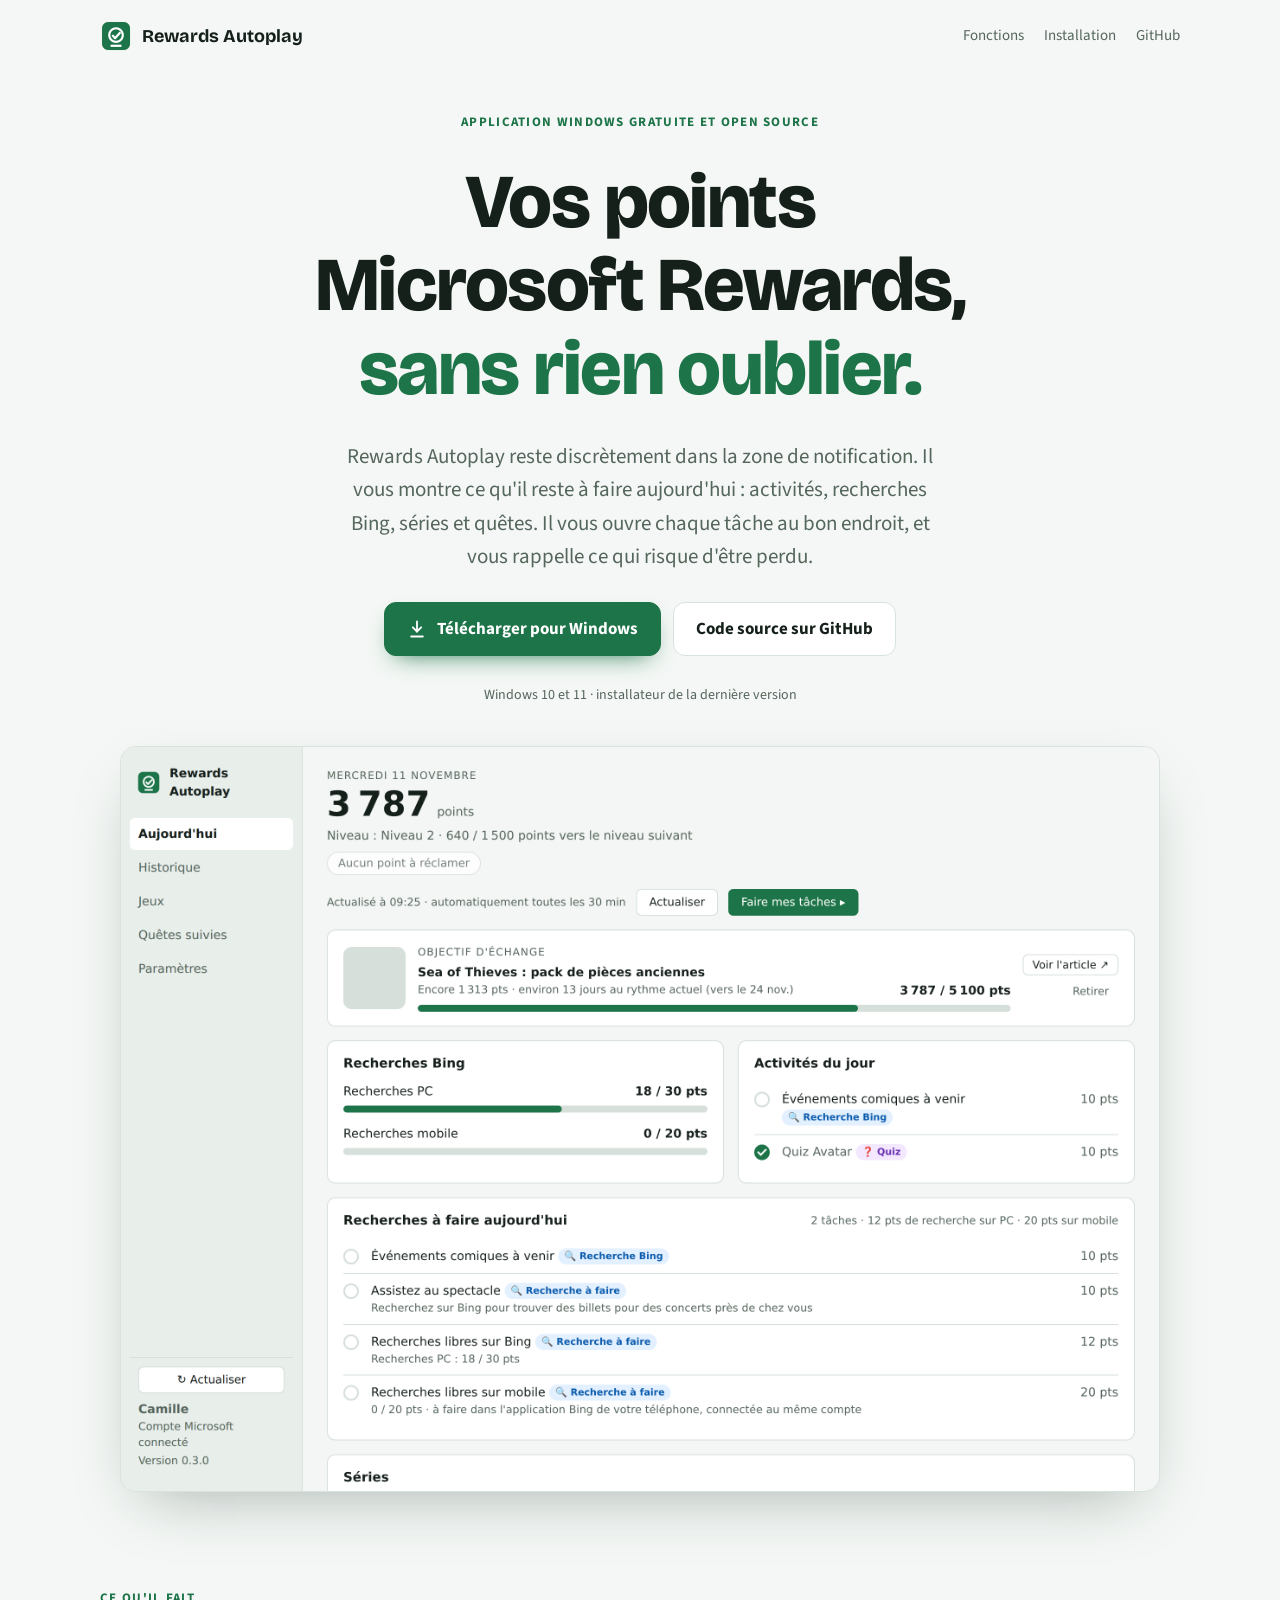
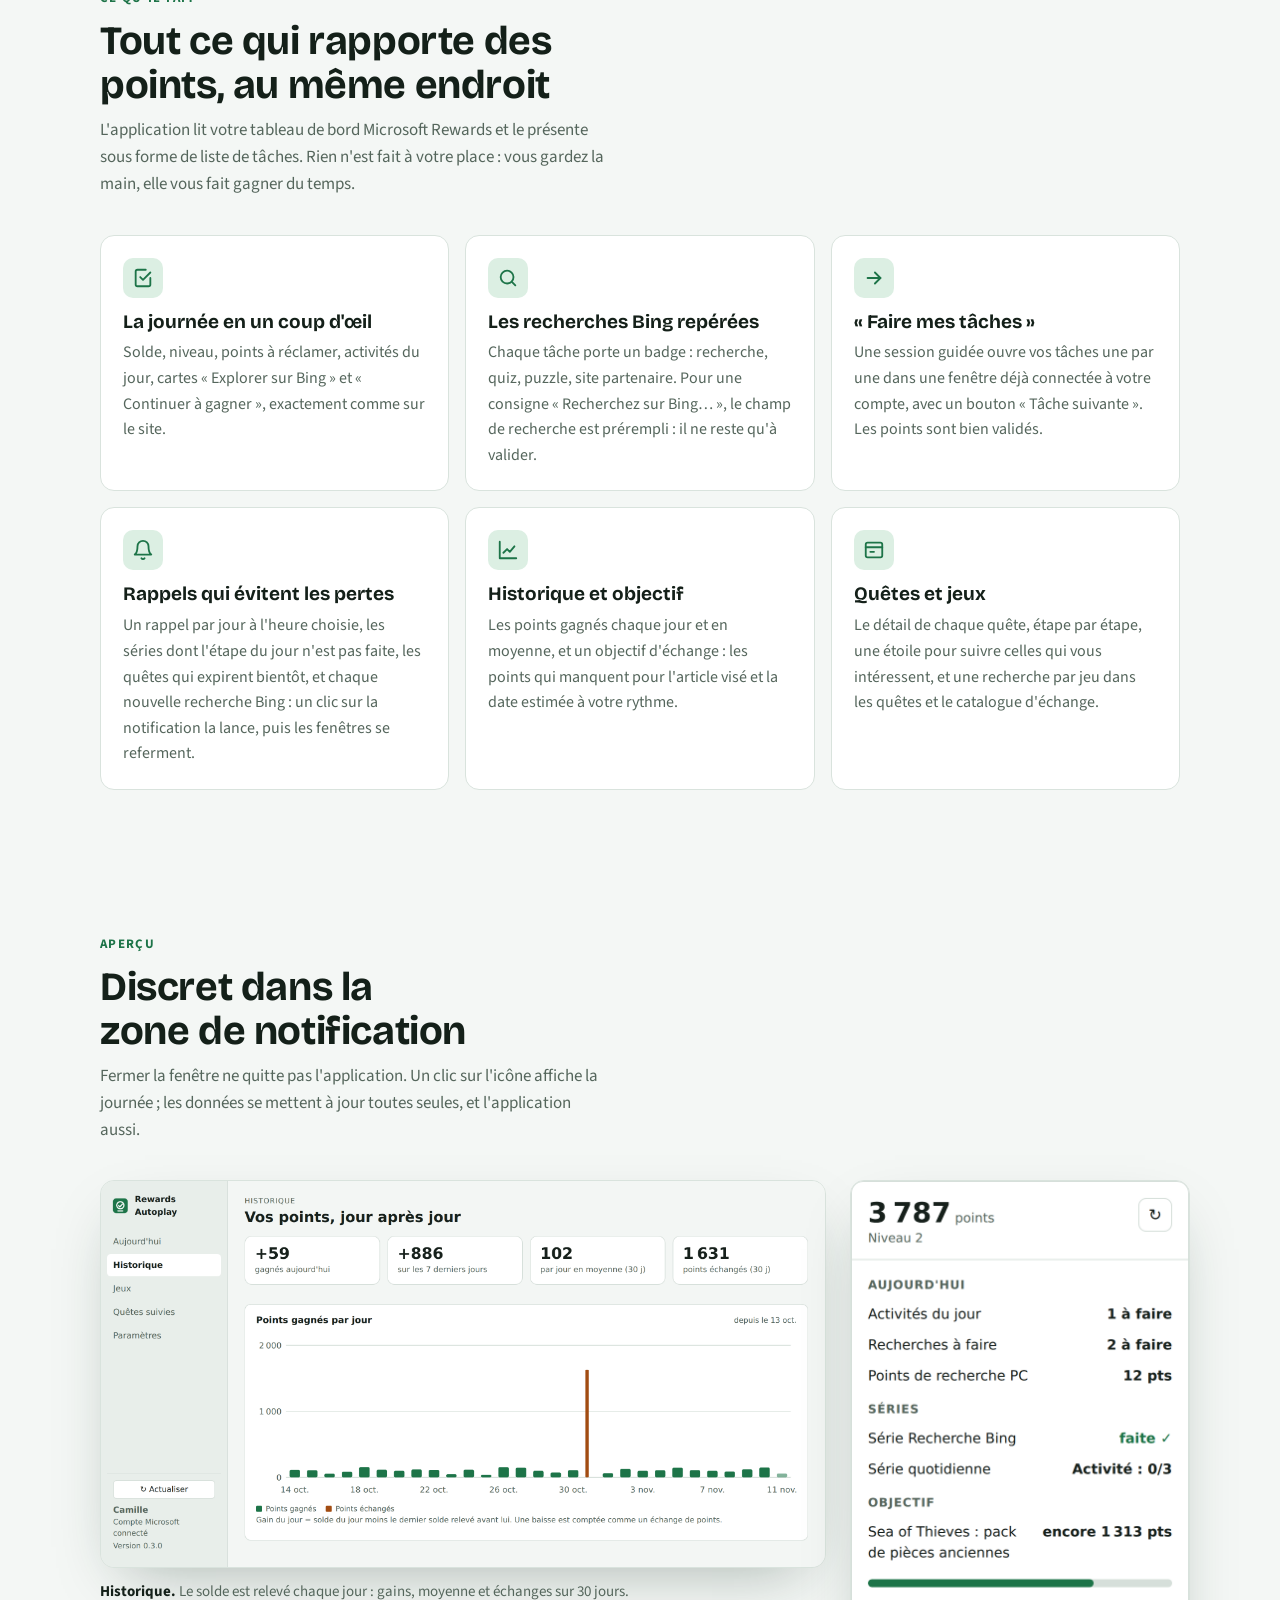
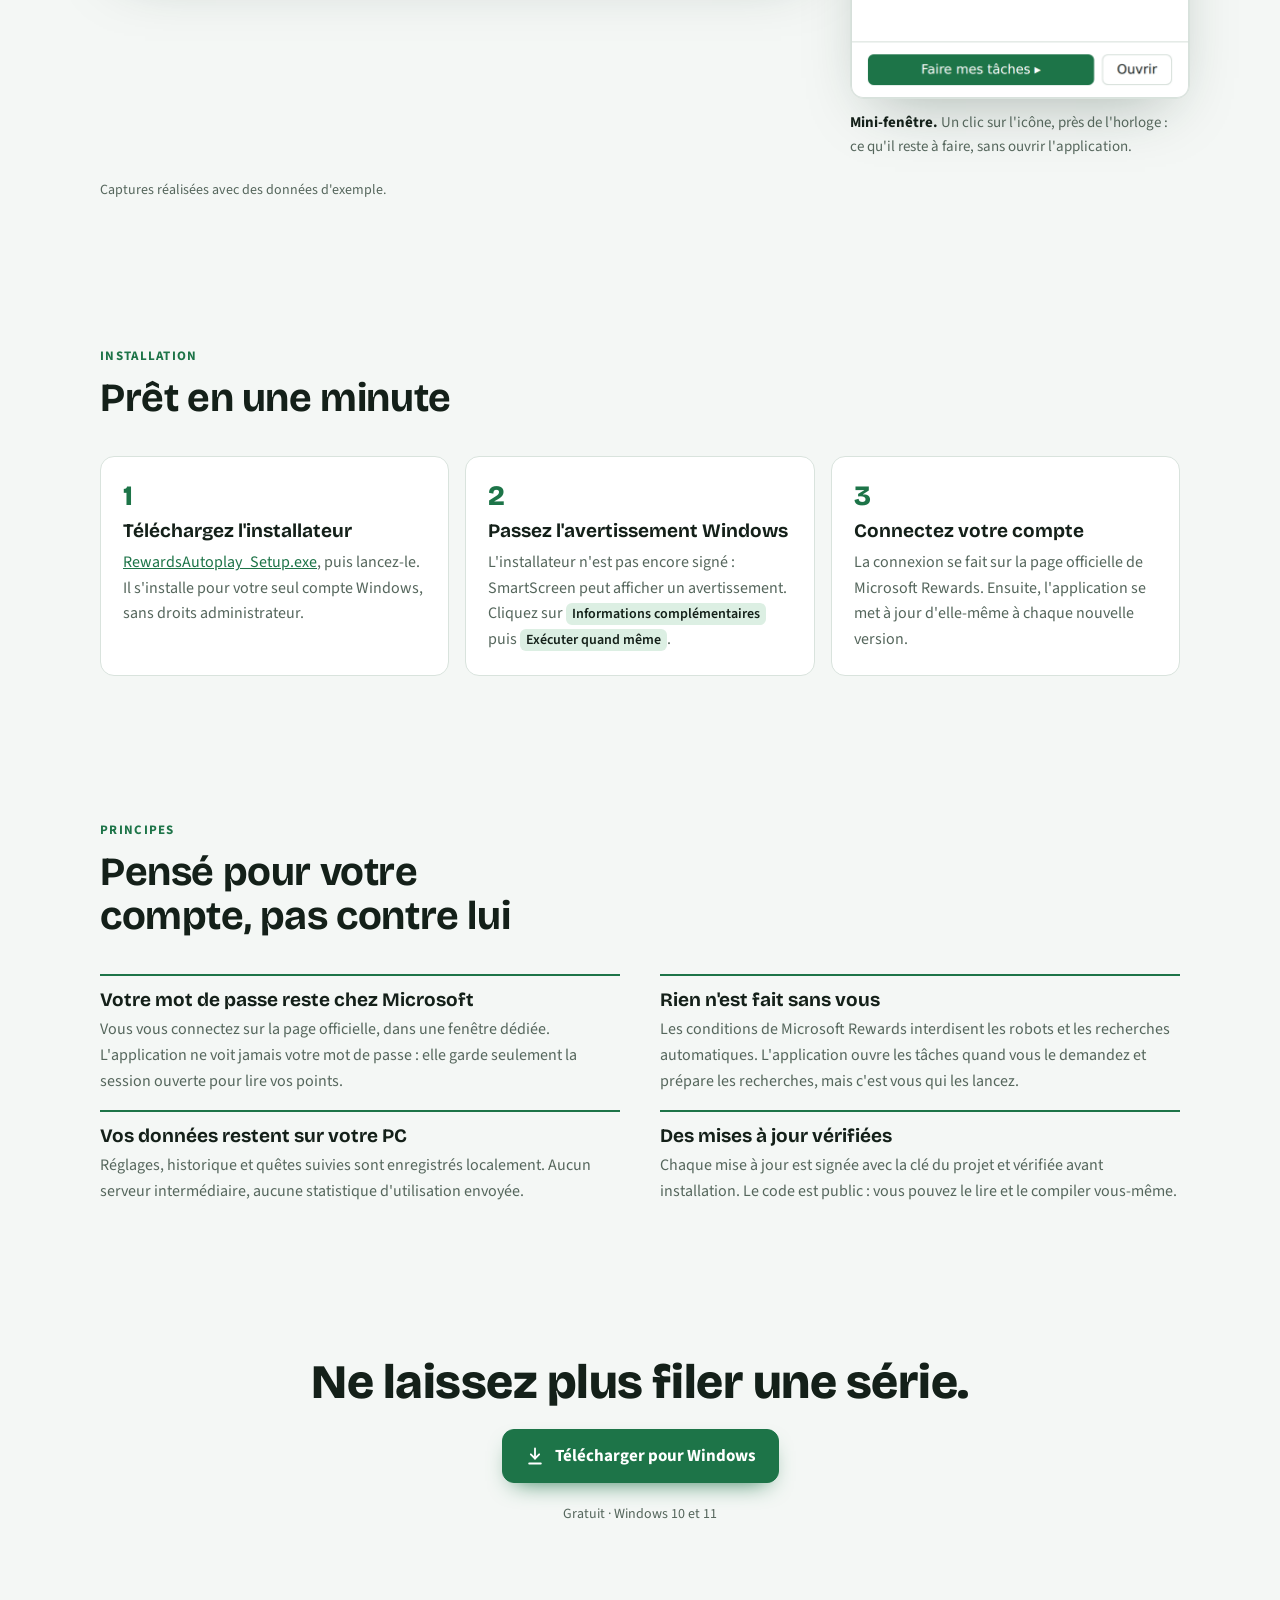
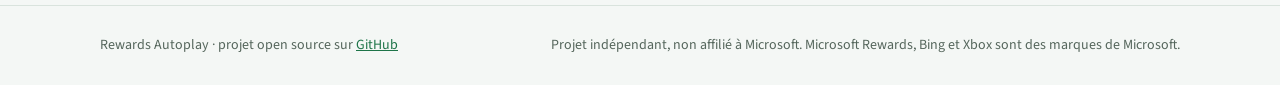
<file: docs/index.html>
<!doctype html>
<html lang="fr">
<head>
<meta charset="utf-8">
<meta name="viewport" content="width=device-width, initial-scale=1, viewport-fit=cover">
<title>Rewards Autoplay</title>
<meta name="description" content="Application Windows gratuite qui suit vos points Microsoft Rewards depuis la zone de notification : tâches du jour, recherches Bing, séries, quêtes, historique et rappels.">
<meta property="og:title" content="Rewards Autoplay">
<meta property="og:description" content="Vos points Microsoft Rewards, sans rien oublier. Application Windows gratuite et open source.">
<meta property="og:image" content="https://powange.github.io/microsoft-rewards/assets/today.png">
<link rel="icon" type="image/png" href="assets/icon.png">
<link rel="preconnect" href="https://fonts.googleapis.com">
<link rel="preconnect" href="https://fonts.gstatic.com" crossorigin>
<link rel="stylesheet" href="https://fonts.googleapis.com/css2?family=Bricolage+Grotesque:opsz,wght@12..96,500;12..96,700;12..96,800&family=Source+Sans+3:wght@400;600;700&display=swap">
<style>
/* Page de présentation : un héros avec le téléchargement, puis ce que fait l'application, l'installation et les principes. */
:root {
  --bg: #f4f7f5;
  --surface: #ffffff;
  --fg: #142019;
  --muted: #55665c;
  --line: #d9e3dd;
  --accent: #1d7448;
  --accent-strong: #145a37;
  --accent-fg: #ffffff;
  --accent-soft: #dcefe3;
  --shadow: 0 24px 60px -24px rgba(20, 48, 33, .35);
  --font-display: "Bricolage Grotesque", "Segoe UI Variable Display", "Segoe UI", system-ui, sans-serif;
  --font-body: "Source Sans 3", "Segoe UI Variable Text", "Segoe UI", system-ui, sans-serif;
  color-scheme: light;
}
@media (prefers-color-scheme: dark) {
  :root {
    --bg: #0d1310; --surface: #141c18; --fg: #e3ebe6; --muted: #98a99f; --line: #26322c;
    --accent: #4cc28a; --accent-strong: #6fd6a3; --accent-fg: #0b130f; --accent-soft: #163024;
    --shadow: 0 24px 60px -24px rgba(0, 0, 0, .7);
    color-scheme: dark;
  }
}
* { box-sizing: border-box; }
html { scroll-behavior: smooth; }
@media (prefers-reduced-motion: reduce) { html { scroll-behavior: auto; } }
body { margin: 0; background: var(--bg); color: var(--fg); font: 17px/1.6 var(--font-body); -webkit-font-smoothing: antialiased; }
img { max-width: 100%; height: auto; display: block; }
a { color: var(--accent); }
a:focus-visible, button:focus-visible { outline: 2px solid var(--accent); outline-offset: 3px; border-radius: 6px; }
h1, h2, h3 { font-family: var(--font-display); line-height: 1.1; margin: 0; text-wrap: balance; }
p { margin: 0; }
.wrap { max-width: 1120px; margin: 0 auto; padding-left: max(20px, env(safe-area-inset-left, 0px)); padding-right: max(20px, env(safe-area-inset-right, 0px)); }

/* En-tête */
.top { padding-block: 20px; display: flex; justify-content: space-between; align-items: center; gap: 16px; }
.brand { display: flex; align-items: center; gap: 10px; font: 700 18px var(--font-display); color: var(--fg); text-decoration: none; }
.brand img { width: 32px; height: 32px; }
.top nav { display: flex; gap: 20px; font-size: 15px; }
.top nav a { color: var(--muted); text-decoration: none; }
.top nav a:hover { color: var(--fg); }
@media (max-width: 640px) { .top nav a:not(:last-child) { display: none; } }

/* Héros */
.hero { padding-block: 40px 24px; display: grid; grid-template-columns: minmax(0, 1fr); gap: 28px; text-align: center; justify-items: center; }
.eyebrow { font-size: 13px; font-weight: 700; letter-spacing: .1em; text-transform: uppercase; color: var(--accent); }
.hero h1 { font-size: clamp(40px, 7vw, 76px); font-weight: 800; letter-spacing: -.02em; max-width: 14ch; }
.hero h1 em { font-style: normal; color: var(--accent); }
.lede { font-size: clamp(18px, 2.2vw, 21px); color: var(--muted); max-width: 60ch; }
.cta { display: flex; flex-wrap: wrap; gap: 12px; justify-content: center; }
.btn { display: inline-flex; align-items: center; gap: 10px; padding: 14px 22px; border-radius: 12px; font: 700 17px var(--font-body); text-decoration: none; border: 1px solid var(--line); color: var(--fg); background: var(--surface); }
.btn.primary { background: var(--accent); border-color: var(--accent); color: var(--accent-fg); box-shadow: 0 10px 24px -12px var(--accent); }
.btn.primary:hover { background: var(--accent-strong); border-color: var(--accent-strong); }
.btn svg { width: 20px; height: 20px; flex: none; }
.release { font-size: 14px; color: var(--muted); }
.release b { color: var(--fg); font-weight: 600; }
.shot { width: 100%; max-width: 1040px; border-radius: 16px; border: 1px solid var(--line); box-shadow: var(--shadow); background: var(--surface); margin-top: 12px; }

/* Sections */
section { padding-block: 72px; }
.section-head { display: flex; flex-direction: column; gap: 10px; max-width: 64ch; margin-bottom: 36px; }
.section-head h2 { font-size: clamp(28px, 4vw, 40px); font-weight: 700; letter-spacing: -.01em; }
.section-head p { color: var(--muted); }

.features { display: grid; grid-template-columns: repeat(3, minmax(0, 1fr)); gap: 16px; }
@media (max-width: 900px) { .features { grid-template-columns: repeat(2, minmax(0, 1fr)); } }
@media (max-width: 600px) { .features { grid-template-columns: minmax(0, 1fr); } }
.feature { background: var(--surface); border: 1px solid var(--line); border-radius: 14px; padding: 22px; display: flex; flex-direction: column; gap: 8px; }
.feature .icon { width: 40px; height: 40px; border-radius: 10px; background: var(--accent-soft); color: var(--accent); display: grid; place-items: center; }
.feature .icon svg { width: 22px; height: 22px; }
.feature h3 { font-size: 19px; font-weight: 700; margin-top: 6px; }
.feature p { color: var(--muted); font-size: 16px; }

.gallery { display: grid; grid-template-columns: minmax(0, 2.2fr) minmax(0, 1fr); gap: 24px; align-items: start; }
@media (max-width: 800px) { .gallery { grid-template-columns: minmax(0, 1fr); } }
.gallery figure { margin: 0; display: flex; flex-direction: column; gap: 12px; }
.gallery img { border-radius: 14px; border: 1px solid var(--line); box-shadow: var(--shadow); background: var(--surface); }
.gallery figcaption { font-size: 15px; color: var(--muted); }
.gallery figcaption b { color: var(--fg); }
.gallery .mini img { max-width: 340px; margin-inline: auto; }

.steps { display: grid; grid-template-columns: repeat(3, minmax(0, 1fr)); gap: 16px; counter-reset: step; padding: 0; margin: 0; }
@media (max-width: 800px) { .steps { grid-template-columns: minmax(0, 1fr); } }
.steps li { list-style: none; background: var(--surface); border: 1px solid var(--line); border-radius: 14px; padding: 22px; display: flex; flex-direction: column; gap: 8px; counter-increment: step; }
.steps li::before { content: counter(step); font: 800 28px var(--font-display); color: var(--accent); }
.steps h3 { font-size: 19px; }
.steps p { color: var(--muted); font-size: 16px; }
.steps kbd { font: 600 14px var(--font-body); background: var(--accent-soft); color: var(--fg); border-radius: 6px; padding: 1px 6px; }

.principles { display: grid; grid-template-columns: repeat(2, minmax(0, 1fr)); gap: 16px 40px; }
@media (max-width: 700px) { .principles { grid-template-columns: minmax(0, 1fr); } }
.principles div { border-top: 2px solid var(--accent); padding-top: 14px; display: flex; flex-direction: column; gap: 6px; }
.principles h3 { font-size: 19px; }
.principles p { color: var(--muted); font-size: 16px; }

.final { text-align: center; display: flex; flex-direction: column; align-items: center; gap: 20px; padding-block: 80px; }
.final h2 { font-size: clamp(30px, 5vw, 48px); font-weight: 800; letter-spacing: -.01em; }

footer { border-top: 1px solid var(--line); padding-block: 28px calc(28px + env(safe-area-inset-bottom, 0px)); font-size: 14px; color: var(--muted); }
footer .wrap { display: flex; flex-wrap: wrap; gap: 8px 24px; justify-content: space-between; }
</style>
</head>
<body>
  <header class="wrap top">
    <a class="brand" href="#"><img src="assets/icon.png" alt="" width="32" height="32">Rewards Autoplay</a>
    <nav aria-label="Navigation">
      <a href="#fonctions">Fonctions</a>
      <a href="#installation">Installation</a>
      <a href="https://github.com/powange/microsoft-rewards">GitHub</a>
    </nav>
  </header>

  <main>
    <div class="wrap hero">
      <span class="eyebrow">Application Windows gratuite et open source</span>
      <h1>Vos points Microsoft Rewards, <em>sans rien oublier.</em></h1>
      <p class="lede">Rewards Autoplay reste discrètement dans la zone de notification. Il vous montre ce qu'il reste à faire aujourd'hui : activités, recherches Bing, séries et quêtes. Il vous ouvre chaque tâche au bon endroit, et vous rappelle ce qui risque d'être perdu.</p>
      <div class="cta">
        <a class="btn primary" id="download" href="https://github.com/powange/microsoft-rewards/releases/latest/download/RewardsAutoplay_Setup.exe">
          <svg viewBox="0 0 24 24" aria-hidden="true" fill="none" stroke="currentColor" stroke-width="2.2" stroke-linecap="round" stroke-linejoin="round"><path d="M12 3v12"/><path d="m7 10 5 5 5-5"/><path d="M5 21h14"/></svg>
          Télécharger pour Windows
        </a>
        <a class="btn" href="https://github.com/powange/microsoft-rewards">Code source sur GitHub</a>
      </div>
      <p class="release" id="release">Windows 10 et 11 · installateur de la dernière version</p>
      <img class="shot" src="assets/today.png" width="2400" height="1720" alt="La page Aujourd'hui de Rewards Autoplay : solde de points, objectif d'échange, recherches Bing, activités du jour et recherches à faire.">
    </div>

    <section id="fonctions">
      <div class="wrap">
        <div class="section-head">
          <span class="eyebrow">Ce qu'il fait</span>
          <h2>Tout ce qui rapporte des points, au même endroit</h2>
          <p>L'application lit votre tableau de bord Microsoft Rewards et le présente sous forme de liste de tâches. Rien n'est fait à votre place : vous gardez la main, elle vous fait gagner du temps.</p>
        </div>
        <div class="features">
          <article class="feature">
            <span class="icon"><svg viewBox="0 0 24 24" fill="none" stroke="currentColor" stroke-width="2" stroke-linecap="round" stroke-linejoin="round" aria-hidden="true"><path d="M9 11l3 3 8-8"/><path d="M20 12v7a2 2 0 0 1-2 2H6a2 2 0 0 1-2-2V5a2 2 0 0 1 2-2h9"/></svg></span>
            <h3>La journée en un coup d'œil</h3>
            <p>Solde, niveau, points à réclamer, activités du jour, cartes « Explorer sur Bing » et « Continuer à gagner », exactement comme sur le site.</p>
          </article>
          <article class="feature">
            <span class="icon"><svg viewBox="0 0 24 24" fill="none" stroke="currentColor" stroke-width="2" stroke-linecap="round" stroke-linejoin="round" aria-hidden="true"><circle cx="11" cy="11" r="7"/><path d="m20 20-3.5-3.5"/></svg></span>
            <h3>Les recherches Bing repérées</h3>
            <p>Chaque tâche porte un badge : recherche, quiz, puzzle, site partenaire. Pour une consigne « Recherchez sur Bing… », le champ de recherche est prérempli : il ne reste qu'à valider.</p>
          </article>
          <article class="feature">
            <span class="icon"><svg viewBox="0 0 24 24" fill="none" stroke="currentColor" stroke-width="2" stroke-linecap="round" stroke-linejoin="round" aria-hidden="true"><path d="M5 12h14"/><path d="m13 6 6 6-6 6"/></svg></span>
            <h3>« Faire mes tâches »</h3>
            <p>Une session guidée ouvre vos tâches une par une dans une fenêtre déjà connectée à votre compte, avec un bouton « Tâche suivante ». Les points sont bien validés.</p>
          </article>
          <article class="feature">
            <span class="icon"><svg viewBox="0 0 24 24" fill="none" stroke="currentColor" stroke-width="2" stroke-linecap="round" stroke-linejoin="round" aria-hidden="true"><path d="M6 8a6 6 0 0 1 12 0c0 7 3 9 3 9H3s3-2 3-9"/><path d="M10.3 21a1.94 1.94 0 0 0 3.4 0"/></svg></span>
            <h3>Rappels qui évitent les pertes</h3>
            <p>Un rappel par jour à l'heure choisie, les séries dont l'étape du jour n'est pas faite, les quêtes qui expirent bientôt, et chaque nouvelle recherche Bing : un clic sur la notification la lance, puis les fenêtres se referment.</p>
          </article>
          <article class="feature">
            <span class="icon"><svg viewBox="0 0 24 24" fill="none" stroke="currentColor" stroke-width="2" stroke-linecap="round" stroke-linejoin="round" aria-hidden="true"><path d="M3 3v18h18"/><path d="M7 15l4-4 3 3 5-6"/></svg></span>
            <h3>Historique et objectif</h3>
            <p>Les points gagnés chaque jour et en moyenne, et un objectif d'échange : les points qui manquent pour l'article visé et la date estimée à votre rythme.</p>
          </article>
          <article class="feature">
            <span class="icon"><svg viewBox="0 0 24 24" fill="none" stroke="currentColor" stroke-width="2" stroke-linecap="round" stroke-linejoin="round" aria-hidden="true"><rect x="3" y="4" width="18" height="16" rx="2"/><path d="M3 9h18"/><path d="M8 14h4"/></svg></span>
            <h3>Quêtes et jeux</h3>
            <p>Le détail de chaque quête, étape par étape, une étoile pour suivre celles qui vous intéressent, et une recherche par jeu dans les quêtes et le catalogue d'échange.</p>
          </article>
        </div>
      </div>
    </section>

    <section>
      <div class="wrap">
        <div class="section-head">
          <span class="eyebrow">Aperçu</span>
          <h2>Discret dans la zone de notification</h2>
          <p>Fermer la fenêtre ne quitte pas l'application. Un clic sur l'icône affiche la journée ; les données se mettent à jour toutes seules, et l'application aussi.</p>
        </div>
        <div class="gallery">
          <figure>
            <img src="assets/history.png" width="2400" height="1280" alt="L'onglet Historique : points gagnés aujourd'hui, sur 7 jours, moyenne sur 30 jours, points échangés et graphique des 30 derniers jours." loading="lazy">
            <figcaption><b>Historique.</b> Le solde est relevé chaque jour : gains, moyenne et échanges sur 30 jours.</figcaption>
          </figure>
          <figure class="mini">
            <img src="assets/mini.png" width="680" height="1040" alt="La mini-fenêtre de la zone de notification : solde, tâches du jour, séries et objectif." loading="lazy">
            <figcaption><b>Mini-fenêtre.</b> Un clic sur l'icône, près de l'horloge : ce qu'il reste à faire, sans ouvrir l'application.</figcaption>
          </figure>
        </div>
        <p class="release" style="margin-top:20px">Captures réalisées avec des données d'exemple.</p>
      </div>
    </section>

    <section id="installation">
      <div class="wrap">
        <div class="section-head">
          <span class="eyebrow">Installation</span>
          <h2>Prêt en une minute</h2>
        </div>
        <ol class="steps">
          <li>
            <h3>Téléchargez l'installateur</h3>
            <p><a href="https://github.com/powange/microsoft-rewards/releases/latest/download/RewardsAutoplay_Setup.exe">RewardsAutoplay_Setup.exe</a>, puis lancez-le. Il s'installe pour votre seul compte Windows, sans droits administrateur.</p>
          </li>
          <li>
            <h3>Passez l'avertissement Windows</h3>
            <p>L'installateur n'est pas encore signé : SmartScreen peut afficher un avertissement. Cliquez sur <kbd>Informations complémentaires</kbd> puis <kbd>Exécuter quand même</kbd>.</p>
          </li>
          <li>
            <h3>Connectez votre compte</h3>
            <p>La connexion se fait sur la page officielle de Microsoft Rewards. Ensuite, l'application se met à jour d'elle-même à chaque nouvelle version.</p>
          </li>
        </ol>
      </div>
    </section>

    <section>
      <div class="wrap">
        <div class="section-head">
          <span class="eyebrow">Principes</span>
          <h2>Pensé pour votre compte, pas contre lui</h2>
        </div>
        <div class="principles">
          <div>
            <h3>Votre mot de passe reste chez Microsoft</h3>
            <p>Vous vous connectez sur la page officielle, dans une fenêtre dédiée. L'application ne voit jamais votre mot de passe : elle garde seulement la session ouverte pour lire vos points.</p>
          </div>
          <div>
            <h3>Rien n'est fait sans vous</h3>
            <p>Les conditions de Microsoft Rewards interdisent les robots et les recherches automatiques. L'application ouvre les tâches quand vous le demandez et prépare les recherches, mais c'est vous qui les lancez.</p>
          </div>
          <div>
            <h3>Vos données restent sur votre PC</h3>
            <p>Réglages, historique et quêtes suivies sont enregistrés localement. Aucun serveur intermédiaire, aucune statistique d'utilisation envoyée.</p>
          </div>
          <div>
            <h3>Des mises à jour vérifiées</h3>
            <p>Chaque mise à jour est signée avec la clé du projet et vérifiée avant installation. Le code est public : vous pouvez le lire et le compiler vous-même.</p>
          </div>
        </div>
      </div>
    </section>

    <div class="wrap final">
      <h2>Ne laissez plus filer une série.</h2>
      <a class="btn primary" href="https://github.com/powange/microsoft-rewards/releases/latest/download/RewardsAutoplay_Setup.exe">
        <svg viewBox="0 0 24 24" aria-hidden="true" fill="none" stroke="currentColor" stroke-width="2.2" stroke-linecap="round" stroke-linejoin="round"><path d="M12 3v12"/><path d="m7 10 5 5 5-5"/><path d="M5 21h14"/></svg>
        Télécharger pour Windows
      </a>
      <p class="release" id="release-bottom">Gratuit · Windows 10 et 11</p>
    </div>
  </main>

  <footer>
    <div class="wrap">
      <span>Rewards Autoplay · projet open source sur <a href="https://github.com/powange/microsoft-rewards">GitHub</a></span>
      <span>Projet indépendant, non affilié à Microsoft. Microsoft Rewards, Bing et Xbox sont des marques de Microsoft.</span>
    </div>
  </footer>

<script>
// Version, date et taille de la dernière release, lues sur l'API GitHub. Sans réponse, le texte par défaut reste.
(async () => {
  try {
    const res = await fetch("https://api.github.com/repos/powange/microsoft-rewards/releases/latest", { headers: { Accept: "application/vnd.github+json" } });
    if (!res.ok) return;
    const release = await res.json();
    const asset = (release.assets || []).find((a) => a.name === "RewardsAutoplay_Setup.exe");
    const date = new Intl.DateTimeFormat("fr-FR", { day: "numeric", month: "long", year: "numeric" }).format(new Date(release.published_at));
    const size = asset ? ` · ${(asset.size / 1048576).toFixed(1).replace(".", ",")} Mo` : "";
    const version = release.tag_name.replace(/^v/, "");
    document.getElementById("release").innerHTML = "";
    document.getElementById("release").append("Version ", Object.assign(document.createElement("b"), { textContent: version }), ` du ${date}${size} · Windows 10 et 11`);
    document.getElementById("release-bottom").textContent = `Gratuit · version ${version} · Windows 10 et 11`;
  } catch (e) {
    // Hors ligne ou limite de l'API atteinte : le lien de téléchargement fonctionne quand même.
  }
})();
</script>
</body>
</html>
</file>
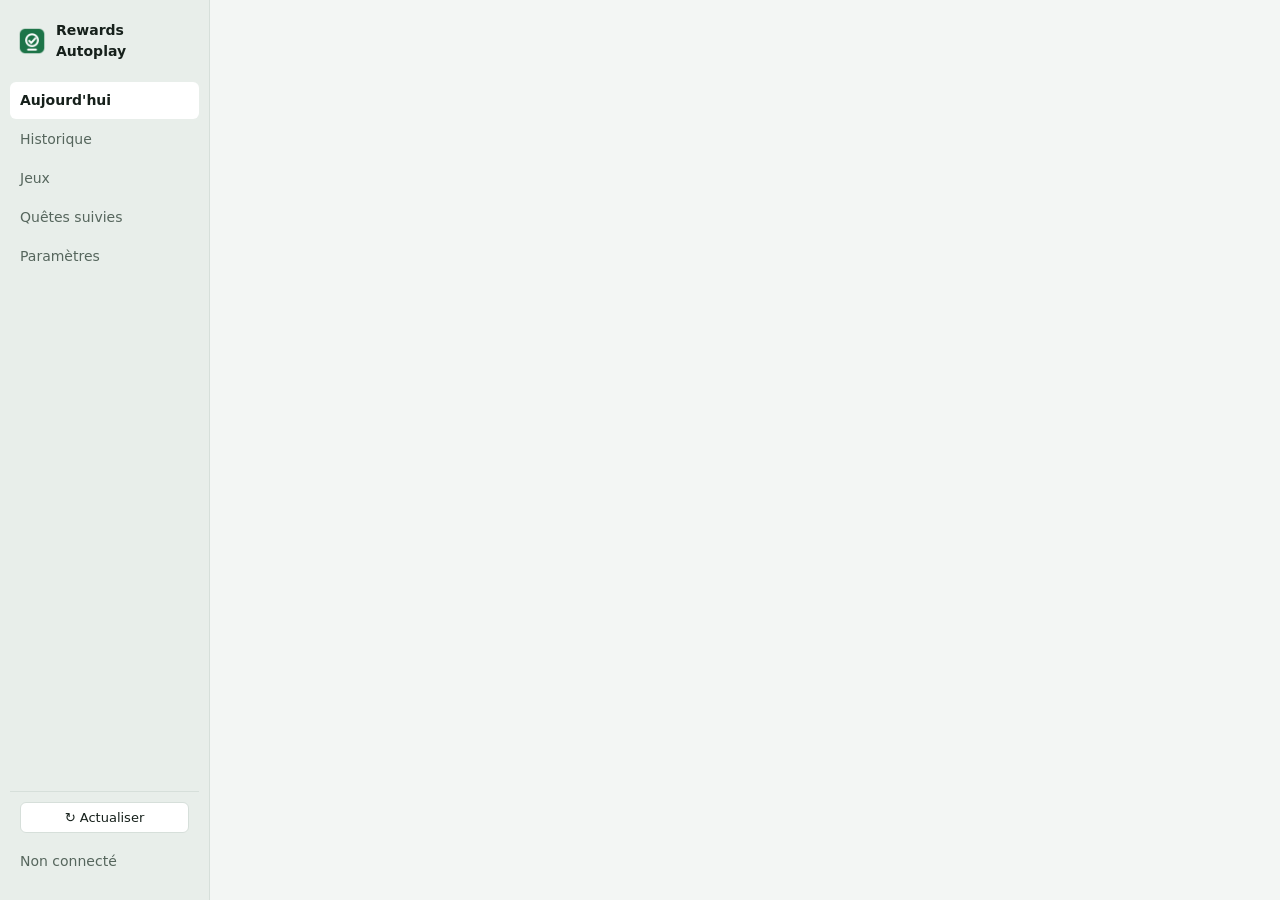
<file: ui/index.html>
<!doctype html>
<html lang="fr">
<head>
  <meta charset="utf-8">
  <meta name="viewport" content="width=device-width, initial-scale=1">
  <title>Rewards Autoplay</title>
  <link rel="stylesheet" href="styles.css">
</head>
<body>
  <div class="app">
    <nav class="side" aria-label="Navigation">
      <div class="brand"><img src="icon.png" alt="" width="28" height="28"><span>Rewards Autoplay</span></div>
      <button class="nav-item" data-view="today" aria-current="page">Aujourd'hui</button>
      <button class="nav-item" data-view="history">Historique</button>
      <button class="nav-item" data-view="games">Jeux</button>
      <button class="nav-item" data-view="followed">Quêtes suivies <span class="count" id="followed-count" hidden></span></button>
      <button class="nav-item" data-view="settings">Paramètres</button>
      <div class="side-foot">
        <button class="btn side-refresh" id="side-refresh" type="button">↻ Actualiser</button>
        <div class="muted small side-fetched" id="fetched-at"></div>
        <div id="account-line" class="muted">Non connecté</div>
        <div id="version-line" class="muted small"></div>
      </div>
    </nav>

    <main>
      <div id="update-banner" class="banner info" hidden>
        <span id="update-banner-text"></span>
        <button class="btn primary" id="update-banner-install">Installer et redémarrer</button>
      </div>

      <!-- Non connecté -->
      <section id="view-login" class="view" hidden>
        <div class="login-card">
          <h1>Connectez votre compte Microsoft</h1>
          <p>La connexion se fait sur la page officielle de Microsoft Rewards, dans une fenêtre séparée. L'application ne voit jamais votre mot de passe : elle garde seulement la session ouverte pour lire vos points et vos activités.</p>
          <p class="muted">Utilisez le même compte que celui de l'app Xbox sur ce PC.</p>
          <button class="btn primary big" id="login-btn">Se connecter à Microsoft</button>
          <p id="login-hint" class="muted small" hidden>Terminez la connexion dans la fenêtre Microsoft. Elle se fermera toute seule une fois connecté.</p>
        </div>
      </section>

      <!-- Aujourd'hui -->
      <section id="view-today" class="view" hidden>
        <header class="head">
          <div>
            <p class="eyebrow" id="today-date"></p>
            <div class="points"><span id="points">—</span><span class="unit">points</span></div>
            <div class="level" id="level"></div>
            <button class="claim" id="claim" type="button" hidden></button>
          </div>
          <div class="head-actions">
            <button class="btn primary" id="guided-btn" hidden type="button" title="Ouvre vos tâches une par une dans la fenêtre Microsoft Rewards">Faire mes tâches ▸</button>
          </div>
        </header>
        <div id="guided-banner" class="banner info" hidden>
          <span id="guided-text"></span>
          <button class="btn" id="guided-stop" type="button">Arrêter</button>
        </div>
        <div id="fetch-error" class="banner danger" hidden></div>
        <div id="site-warning" class="banner warn" hidden>
          <span id="site-warning-text"></span>
          <button class="btn" id="site-warning-report" type="button">Signaler le problème ↗</button>
        </div>

        <div class="grid">
          <article class="panel wide goal-panel" id="goal-panel" hidden>
            <div id="goal"></div>
          </article>

          <article class="panel">
            <h2>Recherches Bing</h2>
            <div id="searches" class="stack"></div>
          </article>

          <article class="panel">
            <h2>Activités du jour</h2>
            <ul id="daily-set" class="list"></ul>
          </article>

          <article class="panel wide" id="bing-todo-panel">
            <div class="panel-head">
              <h2>Recherches à faire aujourd'hui</h2>
              <span class="muted small" id="bing-todo-info"></span>
            </div>
            <ul id="bing-todo" class="list"></ul>
          </article>

          <article class="panel wide" id="streaks-panel" hidden>
            <div class="panel-head">
              <h2>Séries</h2>
              <span class="muted small" id="streaks-info"></span>
            </div>
            <div class="streaks" id="streaks"></div>
          </article>

          <article class="panel wide" id="xbox-panel">
            <div class="panel-head">
              <h2>Quêtes Xbox</h2>
              <span class="btnrow">
                <button class="btn" id="free-games-btn" type="button">Jeux Game Pass gratuits</button>
                <button class="btn" id="open-xbox">Ouvrir l'app Xbox</button>
              </span>
            </div>
            <div id="xbox-live" class="xbox-live"></div>
            <div id="xbox-manual">
            <h3 class="xbox-group">Quêtes du jour</h3>
            <div class="xq-daily" id="xq-daily"></div>
            <h3 class="xbox-group">Séries de la semaine <span class="muted small">· remise à zéro le lundi</span></h3>
            <div class="xq-series" id="xq-weekly"></div>
            <div id="xq-monthly-wrap">
              <h3 class="xbox-group">Packs du mois <span class="muted small">· remise à zéro le 1er</span></h3>
              <div id="xq-monthly"></div>
            </div>
            <datalist id="known-games"></datalist>
            <p class="muted small" id="xbox-sync-note"></p>
            <label class="check small"><input type="checkbox" id="auto-xbox-days"> Cocher les jours joués d'après l'historique des jeux Xbox Live (compte Xbox Live connecté)</label>
            <p class="muted small">Cliquez sur une quête ou un jour pour le cocher ou le décocher, et recaler le suivi sur le Rewards Hub de l'app Xbox. Les points se réclament dans l'app Xbox. Appareils et formule se règlent dans les Paramètres.</p>
            </div>
          </article>

          <article class="panel wide" id="punch-panel" hidden>
            <h2>Cartes à poinçonner</h2>
            <ul id="punch-cards" class="list"></ul>
          </article>

          <article class="panel wide" id="explore-panel" hidden>
            <div class="panel-head">
              <h2>Explorer sur Bing</h2>
              <span class="muted small" id="explore-count"></span>
            </div>
            <ul id="explore" class="list"></ul>
          </article>

          <article class="panel wide">
            <h2>Continuer à gagner</h2>
            <ul id="more" class="list"></ul>
            <p class="muted small" id="more-done"></p>
          </article>
        </div>
      </section>

      <!-- Historique -->
      <section id="view-history" class="view" hidden>
        <header class="head">
          <div>
            <p class="eyebrow">Historique</p>
            <h1 class="view-title">Vos points, jour après jour</h1>
          </div>
        </header>
        <div class="tiles" id="history-tiles"></div>
        <article class="panel">
          <div class="panel-head">
            <h2>Points gagnés par jour</h2>
            <span class="muted small" id="history-range"></span>
          </div>
          <div id="history-chart" class="chart"></div>
          <p class="muted small" id="history-note"></p>
        </article>
      </section>

      <!-- Jeux -->
      <section id="view-games" class="view" hidden>
        <h1>Récompenses par jeu</h1>
        <form id="game-search-form" class="search" role="search">
          <label for="game-search" class="sr-only">Rechercher un jeu</label>
          <input id="game-search" type="search" placeholder="Rechercher un jeu : Sea of Thieves, Minecraft, Forza…" autocomplete="off">
        </form>
        <div id="game-chips" class="chips"></div>

        <div class="grid">
          <article class="panel">
            <h2>Gagner des points en jouant</h2>
            <ul id="game-quests" class="list quests"></ul>
          </article>
          <article class="panel">
            <div class="panel-head">
              <h2 id="catalog-title">Échanger vos points</h2>
              <button class="btn ghost" id="catalog-refresh">Actualiser</button>
            </div>
            <div id="catalog-status" class="muted small"></div>
            <ul id="game-catalog" class="catalog"></ul>
          </article>
        </div>
      </section>

      <!-- Quêtes suivies -->
      <section id="view-followed" class="view" hidden>
        <h1>Quêtes suivies</h1>
        <p class="muted">Cliquez sur l'étoile d'une quête, dans « Aujourd'hui » ou « Jeux », pour la retrouver ici avec toutes ses étapes.</p>
        <article class="panel">
          <ul id="followed-list" class="list"></ul>
        </article>
      </section>

      <!-- Paramètres -->
      <section id="view-settings" class="view" hidden>
        <h1>Paramètres</h1>

        <article class="panel">
          <h2>Rappel quotidien</h2>
          <div class="form">
            <label for="reminder-time">Heure du rappel</label>
            <input type="time" id="reminder-time">
            <span></span>
            <label class="check"><input type="checkbox" id="remind-bing"> Points Bing restants (recherches, activités du jour)</label>
            <span></span>
            <label class="check"><input type="checkbox" id="remind-xbox"> Jeu Xbox du jour pas encore fait</label>
            <span></span>
            <label class="check"><input type="checkbox" id="remind-streaks"> Séries dont l'étape du jour n'est pas faite (un jour manqué remet la série à zéro)</label>
            <span></span>
            <label class="check"><input type="checkbox" id="notify-level"> Prévenir dans les trois derniers jours du mois si les points du mois ne suffisent pas à garder le niveau</label>
            <span></span>
            <label class="check"><input type="checkbox" id="weekly-summary"> Bilan de la semaine le dimanche soir (points gagnés, comparaison avec la semaine précédente)</label>
            <span></span>
            <label class="check"><input type="checkbox" id="remind-streaks-evening"> Second rappel le soir pour les séries pas encore faites, à <input type="time" id="streak-reminder-time" class="inline-time"></label>
            <span></span>
            <label class="check"><input type="checkbox" id="notify-unlocks"> Prévenir dès qu'une tâche verrouillée se déverrouille (étape de quête, activité)</label>
            <span></span>
            <label class="check"><input type="checkbox" id="notify-expiring"> Prévenir quand une quête pas terminée expire dans moins de 48 heures</label>
            <span></span>
            <label class="check"><input type="checkbox" id="notify-new-searches"> Prévenir de chaque nouvelle recherche Bing : un clic sur la notification la lance, puis referme les fenêtres une fois la recherche faite</label>
            <span></span>
            <div><button class="btn" id="test-reminder">Envoyer le rappel maintenant</button> <span class="muted small" id="test-reminder-result"></span></div>
          </div>
        </article>

        <article class="panel">
          <h2>Mes recherches Bing</h2>
          <p class="muted small">Écrivez les recherches que vous avez envie de faire, une par ligne. Dans les fenêtres Bing de l'application, un bandeau propose la suivante : un clic la lance, puis il propose la suivante. Rien n'est lancé sans votre clic, conformément aux règles de Microsoft Rewards.</p>
          <label for="my-searches" class="sr-only">Mes recherches, une par ligne</label>
          <textarea id="my-searches" rows="8" placeholder="météo Marseille ce week-end&#10;recette de crêpes&#10;résultats Ligue 1&#10;sorties cinéma de la semaine"></textarea>
          <div class="inline-field">
            <label class="check"><input type="checkbox" id="my-searches-shuffle"> Ordre mélangé chaque jour</label>
            <span class="muted small" id="my-searches-count"></span>
          </div>
        </article>

        <article class="panel">
          <h2>Actualisation automatique</h2>
          <div class="form">
            <label for="refresh-interval">Actualiser toutes les</label>
            <div class="inline-field"><input type="number" id="refresh-interval" min="0" max="1440" step="1"> minutes</div>
          </div>
          <p class="muted small">Points, activités, séries et quêtes sont relus automatiquement, même quand la fenêtre est fermée. 0 désactive l'actualisation automatique ; le minimum est de 5 minutes pour ne pas solliciter le site Rewards à l'excès.</p>
        </article>

        <article class="panel">
          <h2>Xbox et Game Pass</h2>
          <div class="form">
            <label for="subscription">Votre formule</label>
            <select id="subscription">
              <option value="none">Aucune</option>
              <option value="essential">Essential (×1)</option>
              <option value="premium">Premium (×2, packs mensuels)</option>
              <option value="ultimate">Ultimate (×4, packs mensuels)</option>
              <option value="pcGamePass">PC Game Pass</option>
            </select>
            <span></span>
            <div><button class="btn" id="detect-subscription" type="button">Détecter ma formule</button> <span class="muted small" id="subscription-status"></span></div>
          </div>
          <div class="form">
            <span class="label-like">Mes appareils</span>
            <div class="checks-inline">
              <label class="check"><input type="checkbox" id="xbox-pc"> PC</label>
              <label class="check"><input type="checkbox" id="xbox-console"> Console</label>
              <label class="check"><input type="checkbox" id="xbox-mobile"> Application mobile Xbox</label>
            </div>
            <label for="birthday">Anniversaire</label>
            <div><input type="date" id="birthday"> <span class="muted small">Pour le rappel de l'offre et du cadeau d'anniversaire Xbox Rewards (l'année n'est pas gardée).</span></div>
          </div>
          <p class="muted small">Sert à afficher les quêtes auxquelles votre formule donne accès. La formule est relue chaque semaine sur la page « Services et abonnements » de votre compte Microsoft ; le bouton ouvre cette page, où vous pouvez vous reconnecter si Microsoft le demande.</p>
        </article>

        <article class="panel">
          <h2>Démarrage</h2>
          <label class="check"><input type="checkbox" id="autostart"> Lancer avec Windows, directement dans la zone de notification</label>
          <p class="muted small">Fermer la fenêtre ne quitte pas l'application : elle reste dans la zone de notification. Pour la quitter, faites un clic droit sur son icône puis « Quitter ».</p>
        </article>

        <article class="panel">
          <h2>Mises à jour</h2>
          <div class="form">
            <label>Version installée</label>
            <b id="current-version">—</b>
            <span></span>
            <div><button class="btn" id="check-update">Rechercher une mise à jour</button> <span class="muted small" id="update-status"></span></div>
            <span></span>
            <label class="check"><input type="checkbox" id="auto-update"> Rechercher automatiquement, au démarrage puis à intervalle régulier</label>
            <label for="update-interval">Rechercher toutes les</label>
            <div class="inline-field"><input type="number" id="update-interval" min="1" max="10080" step="1"> minutes</div>
            <span></span>
            <label class="check"><input type="checkbox" id="auto-install"> Installer automatiquement les mises à jour, puis redémarrer</label>
          </div>
          <p class="muted small">Une mise à jour trouvée lors de la recherche automatique est installée aussitôt, puis l'application redémarre, même si la fenêtre est ouverte. Si la fenêtre était fermée, l'application redémarre dans la zone de notification.</p>
          <div id="update-box" class="update-box" hidden>
            <b id="update-title"></b>
            <p id="update-notes" class="muted small"></p>
            <div class="bar" id="update-bar" hidden><i></i></div>
            <button class="btn primary" id="install-update">Installer et redémarrer</button>
          </div>
        </article>

        <article class="panel">
          <h2>Compte et diagnostic</h2>
          <div class="btnrow">
            <button class="btn" id="logout-btn">Se déconnecter</button>
            <button class="btn" id="open-logs">Ouvrir le dossier des journaux</button>
          </div>
          <h3 class="subhead">Sauvegarde</h3>
          <div class="btnrow">
            <button class="btn" id="export-backup" type="button">Enregistrer une sauvegarde…</button>
            <button class="btn" id="import-backup" type="button">Restaurer une sauvegarde…</button>
          </div>
          <p class="muted small">Réglages, quêtes suivies, objectif, historique des points et suivi Xbox, dans un fichier à garder ou à copier sur un autre PC. Aucun mot de passe ni jeton n'y figure.</p>
          <p class="muted small">Le dossier des journaux contient aussi la dernière réponse brute de Microsoft Rewards, utile si l'affichage des points ne fonctionne plus.</p>
        </article>
      </section>
    </main>
  </div>
  <dialog id="free-games-dialog" class="dialog" aria-labelledby="free-games-title">
    <div class="dialog-head">
      <div>
        <h2 id="free-games-title">Jeux Game Pass gratuits</h2>
        <p class="muted small">Inclus dans le Game Pass et gratuits sans abonnement : ils comptent pour les packs mensuels de jeux Game Pass sans rien acheter.</p>
      </div>
      <button class="icon-btn" id="free-games-close" type="button" aria-label="Fermer">✕</button>
    </div>
    <div class="filters" role="group" aria-label="Plateforme">
      <button type="button" class="chip" data-platform="all" aria-pressed="true">Tous</button>
      <button type="button" class="chip" data-platform="PC" aria-pressed="false">PC</button>
      <button type="button" class="chip" data-platform="Console" aria-pressed="false">Console</button>
    </div>
    <ul class="free-games" id="free-games-list"></ul>
    <p class="muted small" id="free-games-note"></p>
  </dialog>

  <div id="toast" class="toast" role="status" hidden></div>
  <script src="app.js"></script>
</body>
</html>
</file>
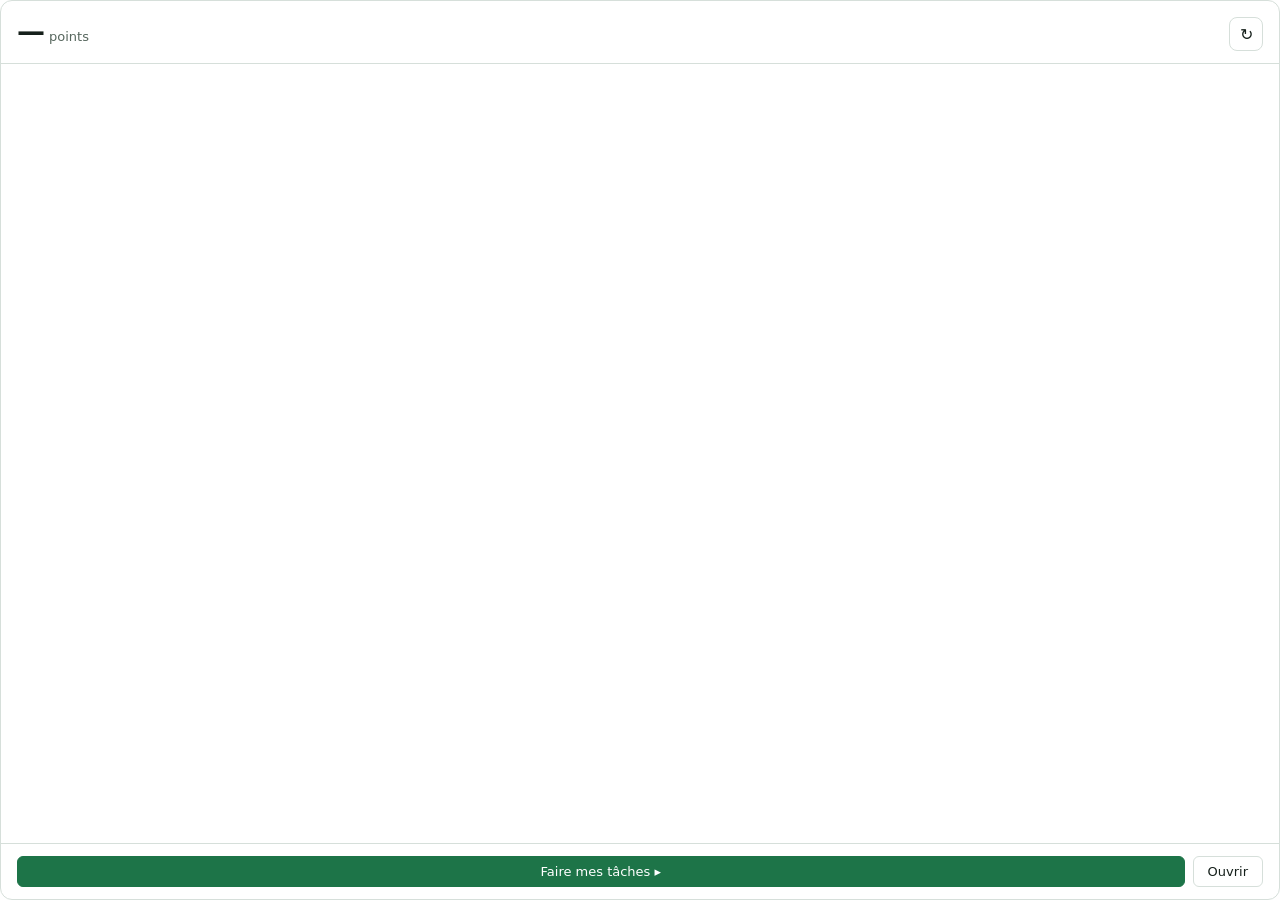
<file: ui/mini.html>
<!doctype html>
<html lang="fr">
<head>
  <meta charset="utf-8">
  <meta name="viewport" content="width=device-width, initial-scale=1">
  <title>Rewards Autoplay</title>
  <link rel="stylesheet" href="styles.css">
  <link rel="stylesheet" href="mini.css">
</head>
<body class="mini">
  <div class="mini-head">
    <div>
      <div class="mini-points"><span id="m-points">—</span><small>points</small></div>
      <div class="muted small" id="m-level"></div>
    </div>
    <button class="icon-btn" id="m-refresh" type="button" title="Actualiser" aria-label="Actualiser">↻</button>
  </div>
  <div class="mini-body" id="m-body" aria-live="polite"></div>
  <div class="mini-foot">
    <button class="btn primary" id="m-guided" type="button">Faire mes tâches ▸</button>
    <button class="btn" id="m-open" type="button">Ouvrir</button>
  </div>
  <script src="mini.js"></script>
</body>
</html>
</file>
<file: ui/styles.css>
:root {
  --bg: #f3f6f4;
  --surface: #ffffff;
  --side: #e8eeea;
  --fg: #16201b;
  --muted: #56665d;
  --line: #d6dfda;
  --accent: #1d7448;
  --accent-fg: #ffffff;
  --accent-soft: #dbeee2;
  --info: #1f5f8b;
  --info-soft: #dfeef8;
  --danger: #b42318;
  --warn: #a24c12;
  --warn-line: #e9b48a;
  --danger-soft: #fde4e1;
  --font: "Segoe UI Variable Text", "Segoe UI", system-ui, sans-serif;
  --font-display: "Segoe UI Variable Display", "Segoe UI", system-ui, sans-serif;
  color-scheme: light;
}
@media (prefers-color-scheme: dark) {
  :root {
    --bg: #0e1411;
    --surface: #151d19;
    --side: #0b100d;
    --fg: #e4ece7;
    --muted: #97a89e;
    --line: #28342e;
    --accent: #4cc28a;
    --accent-fg: #0b130f;
    --accent-soft: #183324;
    --info: #7cbfe8;
    --info-soft: #13293a;
    --danger: #f8776b;
    --warn: #f0a565;
    --warn-line: #6b4320;
    --danger-soft: #3d1916;
    color-scheme: dark;
  }
}
@media (prefers-color-scheme: dark) {
  .tag.kind-search, .tag.kind-searchManual { background: #14304d; color: #9cc9ff; }
  .tag.kind-quiz { background: #2f1d47; color: #d3b4ff; }
  .tag.kind-puzzle { background: #3b2a0c; color: #ffcf7a; }
}

* { box-sizing: border-box; }
[hidden] { display: none !important; }
html, body { height: 100%; margin: 0; }
body { background: var(--bg); color: var(--fg); font: 14px/1.5 var(--font); }
h1 { font: 600 24px/1.2 var(--font-display); margin: 0 0 16px; }
h2 { font: 600 15px/1.3 var(--font); margin: 0 0 12px; }
p { margin: 0 0 8px; }
.muted { color: var(--muted); }
.small { font-size: 12.5px; }
.sr-only { position: absolute; width: 1px; height: 1px; overflow: hidden; clip: rect(0 0 0 0); }

.app { display: grid; grid-template-columns: 210px 1fr; height: 100%; }
.side { background: var(--side); border-right: 1px solid var(--line); padding: 16px 10px; display: flex; flex-direction: column; gap: 2px; }
.brand { display: flex; align-items: center; gap: 10px; font-weight: 600; padding: 4px 8px 18px; }
.nav-item { text-align: left; background: none; border: 0; color: var(--muted); font: inherit; padding: 8px 10px; border-radius: 6px; cursor: pointer; }
.nav-item:hover { color: var(--fg); }
.nav-item[aria-current="page"] { background: var(--surface); color: var(--fg); font-weight: 600; }
.side-foot { margin-top: auto; padding: 10px; border-top: 1px solid var(--line); display: grid; gap: 2px; overflow-wrap: anywhere; }

main { overflow-y: auto; padding: 24px 28px 40px; display: flex; flex-direction: column; gap: 16px; }
.view { display: flex; flex-direction: column; gap: 16px; }

.btn { font: 500 13px var(--font); padding: 7px 14px; border-radius: 6px; border: 1px solid var(--line); background: var(--surface); color: var(--fg); cursor: pointer; white-space: nowrap; }
.btn:hover { border-color: var(--muted); }
.btn:disabled { opacity: .55; cursor: default; }
.btn.primary { background: var(--accent); border-color: var(--accent); color: var(--accent-fg); }
.btn.ghost { border-color: transparent; background: none; color: var(--muted); }
.btn.big { padding: 10px 20px; font-size: 14px; }
button:focus-visible, input:focus-visible, select:focus-visible, a:focus-visible { outline: 2px solid var(--accent); outline-offset: 2px; }
.btnrow { display: flex; gap: 8px; flex-wrap: wrap; }

input, select { font: inherit; color: var(--fg); background: var(--surface); border: 1px solid var(--line); border-radius: 6px; padding: 6px 10px; }
input[type="checkbox"], input[type="radio"] { accent-color: var(--accent); }

.banner { display: flex; align-items: center; justify-content: space-between; gap: 12px; padding: 10px 14px; border-radius: 8px; }
.banner.info { background: var(--info-soft); color: var(--info); }
.banner.danger { background: var(--danger-soft); color: var(--danger); }

.login-card { max-width: 520px; margin: 60px auto; background: var(--surface); border: 1px solid var(--line); border-radius: 12px; padding: 32px; display: grid; gap: 8px; justify-items: start; }

.head { display: flex; justify-content: space-between; align-items: flex-end; gap: 16px; flex-wrap: wrap; }
.eyebrow { font-size: 12px; text-transform: uppercase; letter-spacing: .08em; color: var(--muted); margin: 0 0 4px; }
.points { display: flex; align-items: baseline; gap: 8px; }
.points span:first-child { font: 600 40px/1 var(--font-display); font-variant-numeric: tabular-nums; }
.points .unit { color: var(--muted); }
.level { color: var(--muted); margin-top: 6px; }
.head-actions { display: flex; align-items: center; gap: 12px; }

.grid { display: grid; grid-template-columns: repeat(2, minmax(0, 1fr)); gap: 16px; }
.panel { background: var(--surface); border: 1px solid var(--line); border-radius: 10px; padding: 16px 18px; min-width: 0; }
.panel.wide { grid-column: 1 / -1; }
.panel-head { display: flex; justify-content: space-between; align-items: center; gap: 12px; margin-bottom: 12px; }
.panel-head h2 { margin: 0; }
@media (max-width: 860px) { .grid { grid-template-columns: 1fr; } }

.stack { display: grid; gap: 14px; }
.counter-top { display: flex; justify-content: space-between; gap: 8px; }
.counter-top b { font-variant-numeric: tabular-nums; }
.bar { height: 8px; border-radius: 99px; background: var(--line); overflow: hidden; margin-top: 6px; }
.bar i { display: block; height: 100%; width: 0; background: var(--accent); border-radius: 99px; transition: width .4s ease; }

.list { list-style: none; margin: 0; padding: 0; }
.list li { display: grid; grid-template-columns: 22px 1fr auto; gap: 10px; align-items: start; padding: 9px 0; border-bottom: 1px solid var(--line); }
.list li:last-child { border-bottom: 0; }
.list .title { font-weight: 500; }
.list .title a { color: inherit; text-decoration: none; }
.list .title a:hover { text-decoration: underline; }
.list .desc { color: var(--muted); font-size: 12.5px; }
.list .pts { font-variant-numeric: tabular-nums; color: var(--muted); white-space: nowrap; }
.list li.done .title { color: var(--muted); }
.list .empty { display: block; color: var(--muted); border: 0; }
.state { width: 18px; height: 18px; border-radius: 50%; border: 2px solid var(--line); margin-top: 2px; display: grid; place-items: center; }
.state.done { background: var(--accent); border-color: var(--accent); }
.state.done::after { content: ""; width: 8px; height: 4px; border: 2px solid var(--accent-fg); border-top: 0; border-right: 0; transform: rotate(-45deg) translate(1px, -1px); }
.tag { display: inline-block; font-size: 11px; font-weight: 600; padding: 1px 7px; border-radius: 99px; background: var(--accent-soft); color: var(--accent); vertical-align: 1px; }
.tag.lock { background: var(--line); color: var(--muted); }
.tag.kind-search, .tag.kind-searchManual { background: #e3f0ff; color: #0b5cad; }
.tag.kind-quiz { background: #f3e8ff; color: #6b2fb3; }
.tag.kind-puzzle { background: #fff1d6; color: #8a5300; }
.tag.kind-partner { background: var(--line); color: var(--muted); }
.tag[title] { cursor: help; }

.xbox { display: grid; grid-template-columns: minmax(0, 1.2fr) minmax(0, 1fr); gap: 20px; margin-bottom: 10px; }
@media (max-width: 860px) { .xbox { grid-template-columns: 1fr; } }
.xbox-today { display: grid; gap: 10px; align-content: start; justify-items: start; }
.xbox-today .ok { color: var(--accent); font-weight: 600; }
.inline { display: flex; gap: 8px; flex-wrap: wrap; width: 100%; }
.inline input { flex: 1; min-width: 160px; }
.xbox-goals { display: grid; gap: 14px; }
.goal { display: grid; gap: 2px; }
.goal .label { font-size: 12px; text-transform: uppercase; letter-spacing: .06em; color: var(--muted); }
.goal b { font-variant-numeric: tabular-nums; }
.dots { display: flex; gap: 4px; margin-top: 4px; }
.dots i { width: 18px; height: 6px; border-radius: 2px; background: var(--line); }
.dots i.f { background: var(--accent); }

.search input { width: 100%; max-width: 560px; padding: 9px 12px; font-size: 15px; }
.chips { display: flex; flex-wrap: wrap; gap: 6px; }
.chip { font: 500 12.5px var(--font); padding: 5px 11px; border-radius: 99px; border: 1px solid var(--line); background: var(--surface); color: var(--fg); cursor: pointer; }
.chip[aria-pressed="true"] { background: var(--accent); border-color: var(--accent); color: var(--accent-fg); }
.btn.small { padding: 4px 10px; font-size: 12.5px; }
.quest-side { display: flex; flex-direction: column; align-items: flex-end; gap: 4px; }
.star { background: none; border: 0; padding: 0 2px; font-size: 18px; line-height: 1; color: var(--muted); cursor: pointer; }
.star:hover, .star.on { color: var(--accent); }
.nav-item .count { display: inline-block; min-width: 20px; padding: 0 6px; margin-left: 4px; border-radius: 99px; background: var(--accent-soft); color: var(--accent); font-size: 11.5px; font-weight: 600; text-align: center; }
.quest-details { margin-top: 6px; }
.quest-details summary { cursor: pointer; color: var(--accent); font-size: 12.5px; width: fit-content; }
.quest-body { display: grid; grid-template-columns: minmax(0, 220px) minmax(0, 1fr); gap: 14px; margin-top: 10px; align-items: start; }
.quest-body.no-image { grid-template-columns: 1fr; }
.quest-body img { width: 100%; aspect-ratio: 16 / 9; object-fit: cover; border-radius: 8px; background: var(--line); }
.quest-text { display: grid; gap: 10px; justify-items: start; }
@media (max-width: 1000px) { .quest-body { grid-template-columns: 1fr; } .quest-body img { max-width: 320px; } }
.quest-steps { list-style: none; margin: 0; padding: 0; display: grid; gap: 10px; width: 100%; }
.list .quest-steps li { display: grid; grid-template-columns: 18px 1fr; gap: 10px; padding: 0 0 10px; border-bottom: 1px solid var(--line); }
.list .quest-steps li:last-child { border-bottom: 0; padding-bottom: 0; }
.quest-steps .step-title { font-weight: 600; }
.quest-steps li > div { display: grid; gap: 4px; justify-items: start; }
.quest-steps .lock { width: 16px; height: 16px; margin-top: 2px; color: var(--muted); }
.quest-steps li.locked .step-title { color: var(--muted); }
.catalog { list-style: none; margin: 8px 0 0; padding: 0; display: grid; gap: 10px; }
.catalog li { display: grid; grid-template-columns: 96px 1fr; gap: 12px; align-items: center; }
.catalog img, .catalog .img { display: block; width: 96px; aspect-ratio: 16 / 9; object-fit: cover; border-radius: 6px; background: var(--line); }
.catalog .title { font-weight: 500; }
.catalog .title a { color: inherit; text-decoration: none; }
.catalog .title a:hover { text-decoration: underline; }
.catalog .price { font-variant-numeric: tabular-nums; font-weight: 600; }
.catalog .old { text-decoration: line-through; color: var(--muted); font-weight: 400; margin-left: 6px; }
.catalog .afford { color: var(--accent); font-size: 12.5px; }
.catalog .missing { color: var(--muted); font-size: 12.5px; }

.streaks { display: grid; grid-template-columns: repeat(auto-fill, minmax(190px, 1fr)); gap: 12px; }
.streak { border: 1px solid var(--line); border-radius: 10px; padding: 12px; display: grid; gap: 8px; align-content: start; }
.streak.todo { border-color: var(--warn-line); }
.streak img { width: 100%; aspect-ratio: 16 / 7; object-fit: cover; border-radius: 6px; background: var(--line); }
.days { display: flex; gap: 3px; align-items: center; flex-wrap: wrap; }
.day { min-width: 22px; height: 22px; padding: 0 5px; border-radius: 99px; border: 1px solid var(--line); display: inline-grid; place-items: center; font-size: 11px; font-variant-numeric: tabular-nums; color: var(--muted); }
.day.done { background: var(--accent-soft); border-color: var(--accent); color: var(--accent); font-weight: 600; }
.day.today { outline: 2px solid var(--accent); outline-offset: 1px; }
.day.bonus:not(.done) { color: var(--fg); }
.streak-foot { display: flex; justify-content: space-between; align-items: center; gap: 8px; flex-wrap: wrap; font-size: 12.5px; }
.streak-foot .ok { color: var(--accent); }
.streak-foot .warn { color: var(--warn); font-weight: 600; }
.stamps .bonus-title { font-size: 18px; color: var(--accent); }
.stamp-grid { display: grid; grid-template-columns: repeat(6, 22px); gap: 6px; }
.stamp { width: 22px; height: 22px; border-radius: 50%; border: 1px dashed var(--muted); }
.stamp.on { background: var(--accent); border: 1px solid var(--accent); }
.inline-field { display: flex; align-items: center; gap: 8px; }
.inline-field input { width: 90px; }

.claim { margin-top: 8px; font: 500 13px var(--font); padding: 5px 12px; border-radius: 99px; border: 1px solid var(--line); background: var(--surface); color: var(--muted); cursor: pointer; }
.claim.ready { background: var(--accent); border-color: var(--accent); color: var(--accent-fg); font-weight: 600; }
.claim:disabled { cursor: default; opacity: .8; }
.side-refresh { width: 100%; margin-bottom: 6px; }
.item-head { display: grid; grid-template-columns: 88px minmax(0, 1fr); gap: 12px; align-items: start; }
.thumb { width: 88px; aspect-ratio: 16 / 9; object-fit: cover; border-radius: 6px; background: var(--line); }
.list li.done .thumb { opacity: .6; }
.xbox-live { display: grid; gap: 10px; margin-bottom: 14px; }
.xbox-live:empty { display: none; }
.xbox-connect { display: flex; justify-content: space-between; align-items: center; gap: 16px; flex-wrap: wrap; padding: 12px 14px; border: 1px dashed var(--line); border-radius: 8px; }
.xbox-connect > div { display: grid; gap: 4px; max-width: 60ch; }
.xbox-live-head { display: flex; justify-content: space-between; align-items: center; gap: 12px; flex-wrap: wrap; }
.xbox-group { font-size: 13px; text-transform: uppercase; letter-spacing: .06em; color: var(--muted); margin: 6px 0 0; }
.error-text { color: var(--danger); }
.state.failed { border-color: var(--danger); }
.list li.locked .title { color: var(--muted); }
.list li.locked > .lock { width: 16px; height: 16px; margin-top: 2px; color: var(--muted); }

.choices { display: grid; gap: 10px; }
.choice { display: grid; grid-template-columns: 20px 1fr; gap: 8px; align-items: start; padding: 10px 12px; border: 1px solid var(--line); border-radius: 8px; cursor: pointer; }
.choice input { margin-top: 3px; }
.form > input, .form > select { justify-self: start; min-width: 140px; }
.choice.disabled { cursor: default; opacity: .75; }
.form { display: grid; grid-template-columns: 170px 1fr; gap: 10px 16px; align-items: center; }
.form > label:not(.check) { color: var(--muted); }
.check { display: flex; gap: 8px; align-items: center; }
.update-box { margin-top: 14px; padding: 12px 14px; border-radius: 8px; background: var(--info-soft); display: grid; gap: 8px; justify-items: start; }
.update-box .bar { width: 100%; }

.toast { position: fixed; right: 20px; bottom: 20px; max-width: 380px; background: var(--fg); color: var(--bg); padding: 10px 14px; border-radius: 8px; box-shadow: 0 10px 30px rgba(0,0,0,.25); }

@media (prefers-reduced-motion: reduce) { .bar i { transition: none; } }

/* Historique (N1) */
.view-title { margin: 0; }
.tiles { display: grid; grid-template-columns: repeat(4, minmax(0, 1fr)); gap: 12px; margin-bottom: 16px; }
@media (max-width: 900px) { .tiles { grid-template-columns: repeat(2, minmax(0, 1fr)); } }
.tile { background: var(--surface); border: 1px solid var(--line); border-radius: 12px; padding: 14px 16px; display: flex; flex-direction: column; gap: 2px; }
.tile b { font: 600 26px/1.15 var(--font-display); font-variant-numeric: tabular-nums; }
.tile span { color: var(--muted); font-size: 13px; }
.chart svg { display: block; width: 100%; height: auto; }
.chart .grid-line { stroke: var(--line); stroke-width: 1; }
.chart .axis { fill: var(--muted); font: 11px var(--font); }
.chart .gain { fill: var(--accent); }
.chart .spent { fill: var(--warn); }
.chart .today { fill: var(--accent); opacity: .55; }
.chart .value { fill: var(--fg); font: 600 11px var(--font); }
.legend { display: flex; gap: 16px; font-size: 12px; color: var(--muted); margin-top: 8px; }
.legend i { display: inline-block; width: 10px; height: 10px; border-radius: 2px; margin-right: 6px; vertical-align: -1px; }

/* Objectif d'échange (N2) */
.goal-card { display: grid; grid-template-columns: 72px minmax(0, 1fr) auto; gap: 14px; align-items: center; }
.goal-card img, .goal-card .img { width: 72px; height: 72px; object-fit: cover; border-radius: 10px; background: var(--line); }
.goal-card .goal-title { font-weight: 600; }
.goal-card .goal-actions { display: flex; flex-direction: column; gap: 6px; align-items: flex-end; }
.goal-btn { font-size: 12px; }
.goal-btn[aria-pressed="true"] { background: var(--accent-soft); color: var(--accent); border-color: var(--accent); }

/* Quête qui expire bientôt (N3) */
.tag.expiring { background: var(--danger-soft); color: var(--danger); }
.tag.kind-edgeSetting { background: var(--info-soft); color: var(--info); }

/* Frictions */
.saved { margin-left: 8px; font-size: 12px; font-weight: 600; color: var(--accent); }
.xbox-refused summary { cursor: pointer; font-weight: 600; }
.xbox-refused p { margin: 8px 0; }
.qr-details { margin-top: 6px; }
.qr-details summary { cursor: pointer; font-size: 13px; color: var(--accent); }
.qr-body { display: flex; flex-direction: column; align-items: flex-start; gap: 8px; margin-top: 8px; }
.qr { background: #fff; padding: 8px; border-radius: 8px; border: 1px solid var(--line); }
.xbox-connect .tag { justify-self: start; }

/* Améliorations : site changé, rappel du soir, jours Xbox */
.banner.warn { background: var(--danger-soft); color: var(--warn); border: 1px solid var(--warn-line); margin-bottom: 16px; }
.inline-time { margin-left: 6px; font: inherit; padding: 2px 6px; border-radius: 6px; border: 1px solid var(--line); background: var(--surface); color: var(--fg); }
.week-days { display: flex; gap: 6px; margin: 6px 0; }
.week-days .day { width: 30px; height: 30px; border-radius: 50%; border: 1px solid var(--line); background: var(--surface); color: var(--muted); font: 600 13px var(--font); cursor: pointer; }
.week-days .day[aria-pressed="true"] { background: var(--accent); border-color: var(--accent); color: var(--accent-fg); }
.week-days .day:disabled { opacity: .45; cursor: default; }
.week-days .day:focus-visible { outline: 2px solid var(--accent); outline-offset: 2px; }
.level-risk { color: var(--warn); font-weight: 600; }
.subhead { font: 600 15px var(--font-display); margin: 18px 0 8px; }

/* Suivi Xbox façon Rewards Hub */
.xq-daily { display: grid; grid-template-columns: repeat(auto-fill, minmax(220px, 1fr)); gap: 10px; }
.xq-daily-card { display: grid; grid-template-columns: auto minmax(0, 1fr) auto; gap: 10px; align-items: center; text-align: left; padding: 12px; border: 1px solid var(--line); border-radius: 10px; background: var(--surface); color: var(--fg); font: inherit; cursor: pointer; }
.xq-daily-card.done { border-color: var(--accent); background: var(--accent-soft); }
.xq-daily-card:focus-visible { outline: 2px solid var(--accent); outline-offset: 2px; }
.xq-text { display: flex; flex-direction: column; gap: 2px; min-width: 0; }
.xq-series { display: grid; grid-template-columns: repeat(auto-fill, minmax(300px, 1fr)); gap: 10px; }
.xq-card { border: 1px solid var(--line); border-radius: 10px; padding: 12px 14px; display: flex; flex-direction: column; gap: 6px; }
.xq-head { display: flex; justify-content: space-between; gap: 8px; align-items: baseline; }
.xq-status { font-weight: 600; font-variant-numeric: tabular-nums; white-space: nowrap; }
.xq-packs { display: flex; flex-wrap: wrap; gap: 8px; }
.xq-pack { font-size: 13px; padding: 2px 10px; border-radius: 99px; background: var(--line); color: var(--muted); }
.xq-pack.done { background: var(--accent-soft); color: var(--accent); font-weight: 600; }
.xq-extra { display: flex; align-items: center; gap: 8px; }
.chip-x { margin-left: 6px; border: 0; background: none; color: inherit; cursor: pointer; font-size: 14px; line-height: 1; }
.checks-inline { display: flex; flex-wrap: wrap; gap: 6px 18px; }

/* Fenêtre des jeux Game Pass gratuits */
.dialog { width: min(760px, calc(100vw - 48px)); max-height: calc(100vh - 64px); border: 1px solid var(--line); border-radius: 14px; padding: 20px 22px; background: var(--surface); color: var(--fg); display: flex; flex-direction: column; gap: 12px; }
.dialog:not([open]) { display: none; }
.dialog::backdrop { background: rgba(0, 0, 0, .45); }
.dialog-head { display: flex; justify-content: space-between; gap: 16px; align-items: flex-start; }
.dialog-head h2 { margin: 0 0 4px; }
.dialog .filters { display: flex; gap: 8px; }
.icon-btn { border: 1px solid var(--line); background: var(--surface); color: var(--fg); border-radius: 8px; width: 34px; height: 34px; cursor: pointer; flex: none; }
.free-games { list-style: none; margin: 0; padding: 0; overflow: auto; display: flex; flex-direction: column; gap: 8px; min-height: 0; }
.free-games li { display: grid; grid-template-columns: 54px minmax(0, 1fr) auto; gap: 12px; align-items: center; padding: 6px; border-radius: 10px; }
.free-games li.played { background: var(--accent-soft); }
.free-games img, .free-games .img { width: 54px; height: 72px; object-fit: cover; border-radius: 6px; background: var(--line); }
.free-game-text { display: flex; flex-direction: column; gap: 2px; min-width: 0; }
.free-game-text .tag { align-self: flex-start; }
.free-game-actions { display: flex; gap: 6px; }
#my-searches { width: 100%; margin: 10px 0 8px; padding: 8px 10px; border: 1px solid var(--line); border-radius: 8px; background: var(--surface); color: var(--fg); font: 14px/1.5 var(--font); resize: vertical; box-sizing: border-box; }
.side-fetched { margin-bottom: 8px; line-height: 1.35; }
</file>
<file: ui/mini.css>
/* Mini-fenêtre de la zone de notification. Dans un fichier à part : un bloc <style> dans la
   page ferait ignorer par la politique de sécurité les styles en ligne (largeur des barres). */
html, body { height: 100%; }
body.mini { margin: 0; background: var(--surface); border: 1px solid var(--line); border-radius: 12px; overflow: hidden; display: flex; flex-direction: column; }
.mini-head { padding: 16px 16px 12px; border-bottom: 1px solid var(--line); display: flex; justify-content: space-between; align-items: flex-start; gap: 8px; }
.mini-points { font: 600 28px/1.1 var(--font-display); font-variant-numeric: tabular-nums; }
.mini-points small { font: 400 13px var(--font); color: var(--muted); margin-left: 4px; }
.mini-body { flex: 1; overflow: auto; padding: 12px 16px; display: flex; flex-direction: column; gap: 10px; }
.mini-row { display: flex; justify-content: space-between; gap: 8px; font-size: 14px; }
.mini-row span { min-width: 0; }
.mini-row b { font-variant-numeric: tabular-nums; white-space: nowrap; text-align: right; }
.mini-row.ok b { color: var(--accent); }
.mini-section { font-size: 12px; font-weight: 600; letter-spacing: .06em; text-transform: uppercase; color: var(--muted); margin-top: 4px; }
/* Pas d'animation : la fenêtre se prépare cachée, et WebView2 peut y geler les transitions. */
.mini .bar i { transition: none; }
.mini-foot { padding: 12px 16px; border-top: 1px solid var(--line); display: flex; gap: 8px; }
.mini-foot .primary { flex: 1; }
.icon-btn { border: 1px solid var(--line); background: var(--surface); color: var(--fg); border-radius: 8px; width: 34px; height: 34px; cursor: pointer; font-size: 16px; }
.icon-btn:focus-visible, .btn:focus-visible { outline: 2px solid var(--accent); outline-offset: 2px; }
</file>
